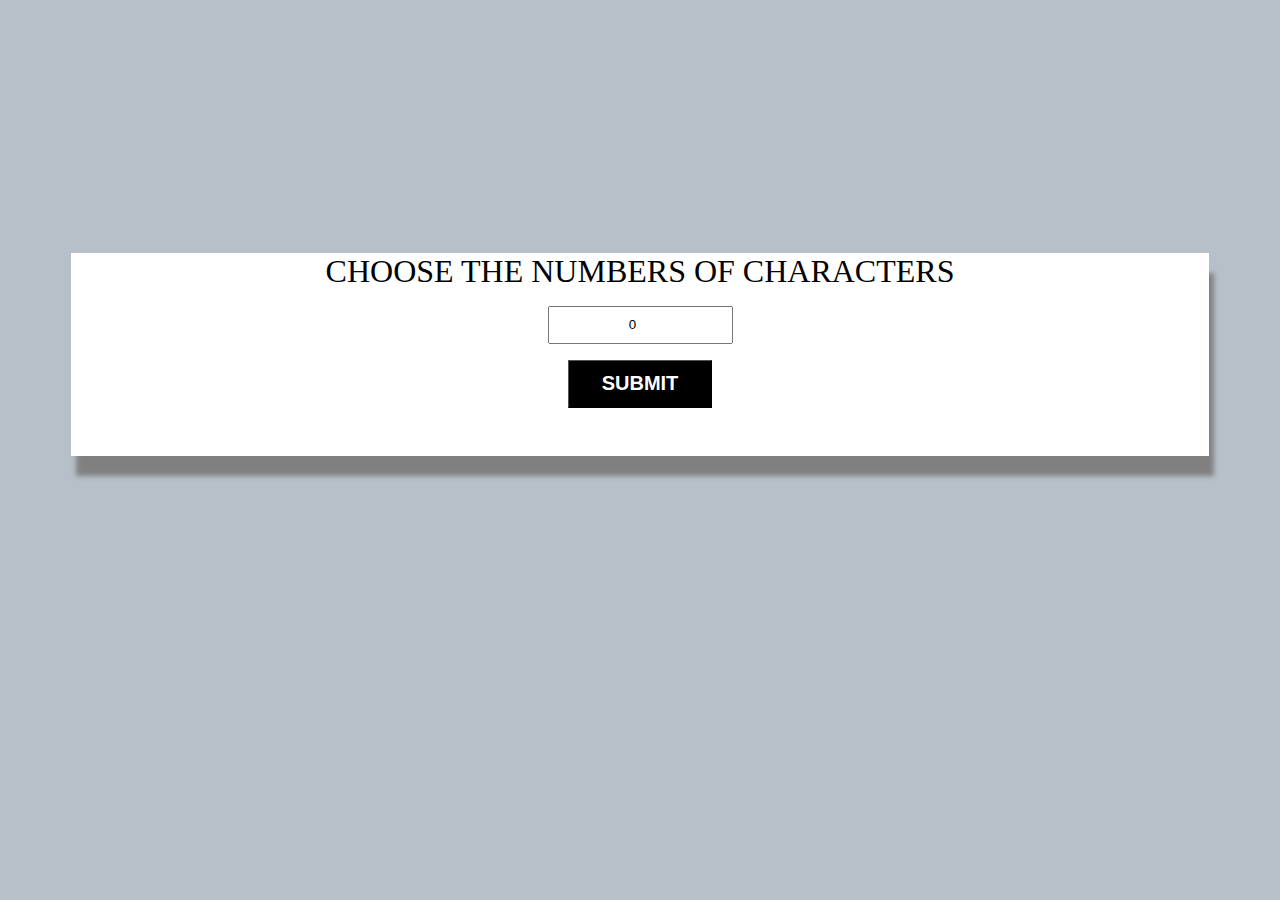
<file: Palyndrom/index.html>
<!DOCTYPE html>
<html lang="en">
  <head>
    <meta charset="UTF-8" />
    <meta http-equiv="X-UA-Compatible" content="IE=edge" />
    <meta name="viewport" content="width=device-width, initial-scale=1.0" />
    <title>Palyndrome</title>
    <link rel="stylesheet" href="styles.css" />
  </head>
  <body>
    <div class="container">
      <div class="numberOfChars">
        <div class="startingDiv" id="startingDiv">
          <span>CHOOSE THE NUMBERS OF CHARACTERS</span>
          <input
            type="number"
            name=""
            class="numberInput"
            id="numberImput"
            value="0"
          />
          <button id="startBtn">SUBMIT</button>
        </div>

        <div class="containerOfCharBoxes" id="containerOfCharBoxes"></div>
        <div class="addOneMoreChar" id="addOneMoreChar"></div>
        <div class="messageContainer" id="messageContainer"></div>
      </div>
    </div>
  </body>
</html>
<script src="index.js"></script>
</file>
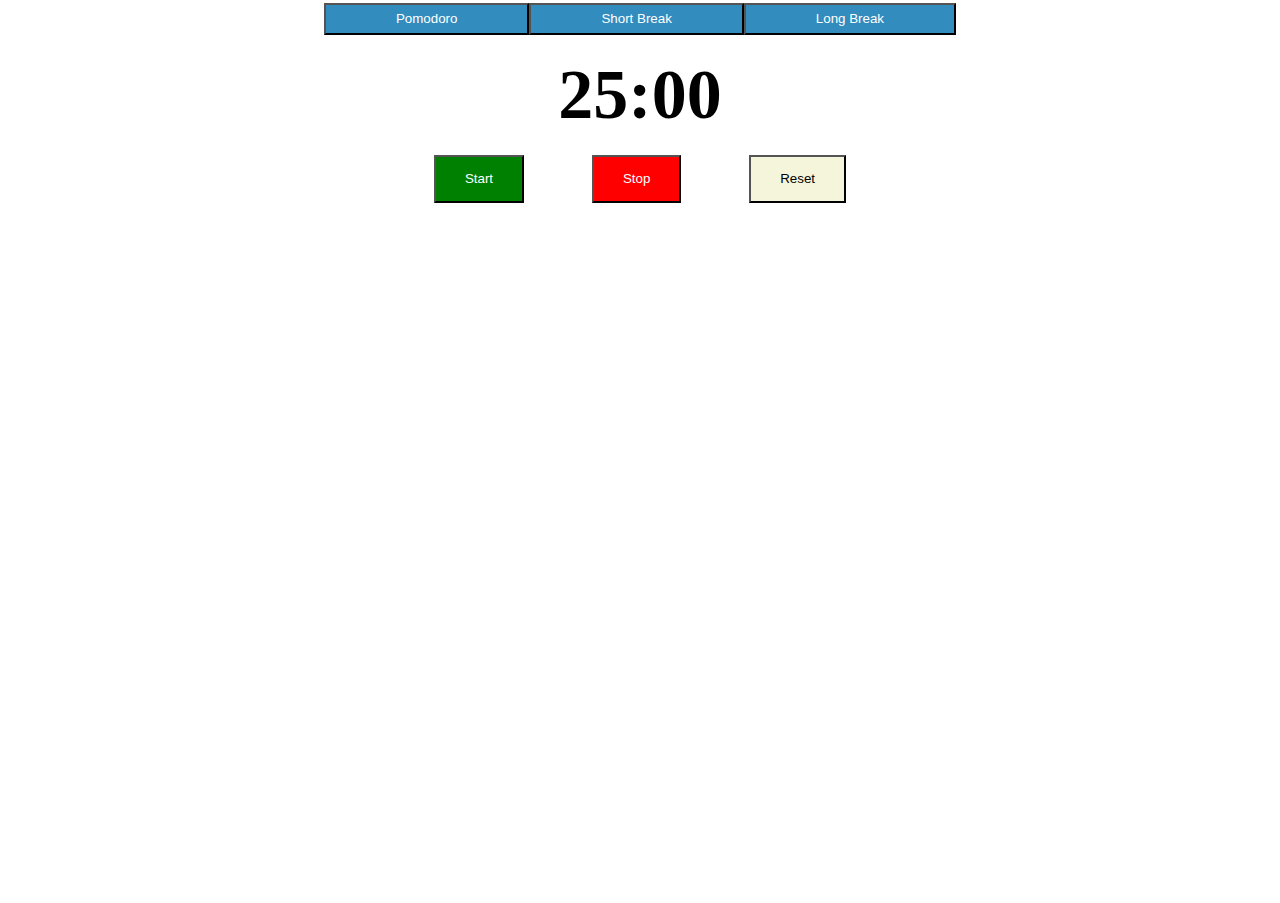
<file: pomodoro/index.html>
<!DOCTYPE html>
<html lang="en">
<head>
    <meta charset="UTF-8">
    <meta http-equiv="X-UA-Compatible" content="IE=edge">
    <meta name="viewport" content="width=device-width, initial-scale=1.0">
    <title>TomatoTimer</title>
    <link rel="stylesheet" href="./style.css">
</head>
<body>
    <header>
        <button id="pomodoro">Pomodoro</button>
        <button id="short-break">Short Break</button>
        <button id="long-break">Long Break</button>
    </header>
    <div class="timer">
        <p id="timer">25:00</p>
    </div>
    <div class="control">
        <button id="start">Start</button>
        <button id="stop">Stop</button>
        <button id="reset">Reset</button>
    </div>
    
    <script src="./app.js"></script>

</body>
</html>
</file>
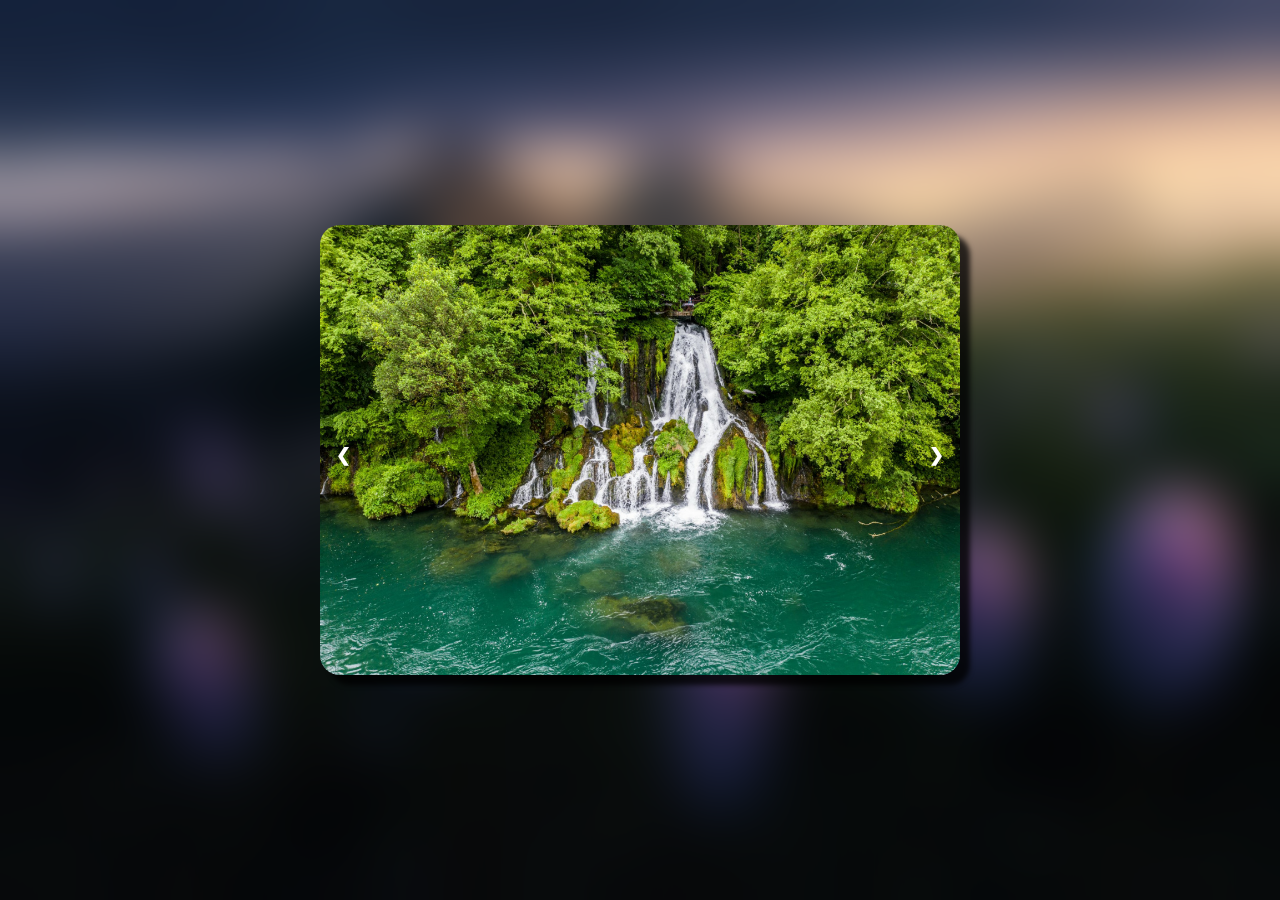
<file: Slider/index.html>
<!DOCTYPE html>
<html>
  <head>
    <meta charset="utf-8" />
    <meta name="viewport" content="width=device-width, initial-scale=1.0" />
    <title>Full Screen Slider</title>
    <link rel="stylesheet" href="styles.css" />
  </head>
  <body>
    <div class="slideshow-container" id="slideshow-container">
      <div class="close" id="close">X</div>
      <div class="mySlides fade">
        <img src="images/img.jpg" />
      </div>

      <div class="mySlides fade">
        <img src="images/img-1.jpg" />
      </div>

      <div class="mySlides fade">
        <img src="images/img-2.jpeg" sssss />
      </div>

      <div class="mySlides fade">
        <img src="images/img-3.jpeg" />
      </div>

      <div class="mySlides fade">
        <img src="images/img-4.jpg" />
      </div>

      <div class="mySlides fade">
        <img src="images/img-5.jpeg" />
      </div>

      <div class="mySlides fade">
        <img src="images/img-6.jpg" />
      </div>

      <a class="prev" onclick="plusSlides(-1)">&#10094;</a>
      <a class="next" onclick="plusSlides(1)">&#10095;</a>
    </div>
    <br />
  </body>
</html>
<script src="index.js"></script>
</file>
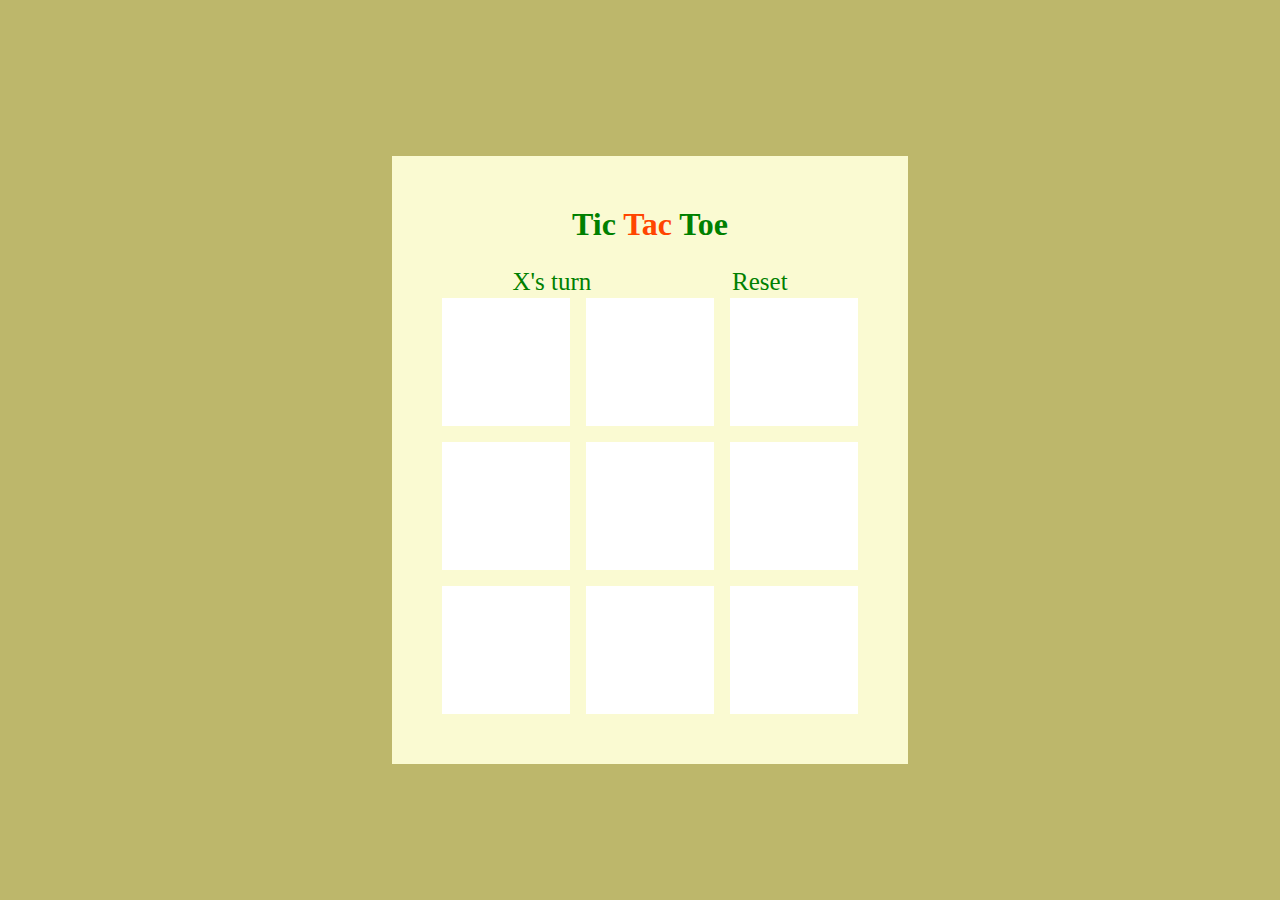
<file: Tic Tac Toe/index.html>
<!DOCTYPE html>
<html lang="en">
  <head>
    <meta charset="UTF-8" />
    <meta
      name="viewport"
      content="width=device-width, user-scalable=no, initial-scale=1.0, maximum-scale=1.0, minimum-scale=1.0"
    />
    <meta http-equiv="X-UA-Compatible" content="ie=edge" />
    <link rel="stylesheet" href="styles.css" />
    <title>Tic Tac Toe</title>
  </head>
  <body>
    <div class="container">
      <h1 class="title">Tic <span>Tac</span> Toe</h1>
      <div class="status-action">
        <div class="status" id="status">X is next</div>
        <div class="reset" id="reset">Reset</div>
      </div>
      <div class="winning-message" id="winningMessage">
        <div data-winning-message-text></div>
      </div>
      <div class="game-grid" id="game-grid">
        <div class="cell" data-cell></div>
        <div class="cell" data-cell></div>
        <div class="cell" data-cell></div>
        <div class="cell" data-cell></div>
        <div class="cell" data-cell></div>
        <div class="cell" data-cell></div>
        <div class="cell" data-cell></div>
        <div class="cell" data-cell></div>
        <div class="cell" data-cell></div>
      </div>
    </div>
  </body>
</html>
<script src="index.js"></script>
</file>
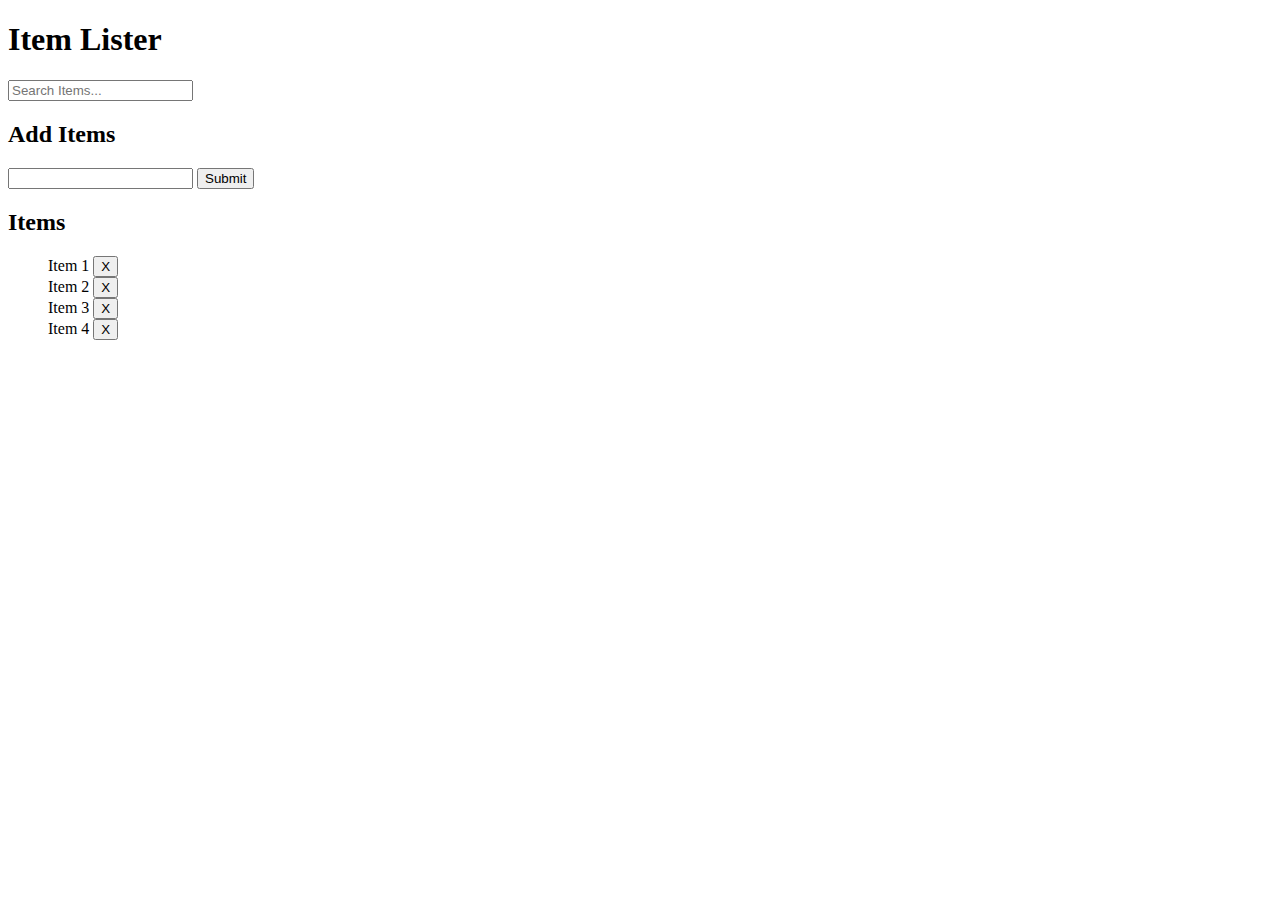
<file: todo/index.html>
<!DOCTYPE html>
<html lang="en">

<head>
    <meta charset="UTF-8">
    <meta name="viewport" content="width=device-width, initial-scale=1.0">
    <meta http-equiv="X-UA-Compatible" content="ie=edge">
    <link rel="stylesheet" href="https://maxcdn.bootstrapcdn.com/bootstrap/4.0.0-beta/css/bootstrap.min.css" integrity="sha384-/Y6pD6FV/Vv2HJnA6t+vslU6fwYXjCFtcEpHbNJ0lyAFsXTsjBbfaDjzALeQsN6M"
        crossorigin="anonymous">
    <title>Item Lister</title>
</head>

<body>
    <header id="main-header" class="bg-success text-white p-4 mb-3">
        <div class="container">
            <div class="row">
                <div class="col-md-6">
                    <h1 id="header-title">Item Lister</h1>
                </div>
                <div class="col-md-6 align-self-center">
                    <input type="text" class="form-control" id="filter" placeholder="Search Items...">
                </div>
            </div>
        </div>
    </header>
    <div class="container">
        <div id="main" class="card card-body">
            <h2 class="title">Add Items</h2>
            <form id="addForm" class="form-inline mb-3">
                <input type="text" class="form-control mr-2" id="item">
                <input type="submit" class="btn btn-dark" value="Submit">
            </form>
            <h2 class="title">Items</h2>
            <ul id="items" class="list-group">
                <li class="list-group-item">Item 1 <button class="btn btn-danger btn-sm float-right delete">X</button></li>
                <li class="list-group-item">Item 2 <button class="btn btn-danger btn-sm float-right delete">X</button></li>
                <li class="list-group-item">Item 3 <button class="btn btn-danger btn-sm float-right delete">X</button></li>
                <li class="list-group-item">Item 4 <button class="btn btn-danger btn-sm float-right delete">X</button></li>
            </ul>
        </div>
    </div>

    <script src="index.js"></script>
</body>

</html>
</file>
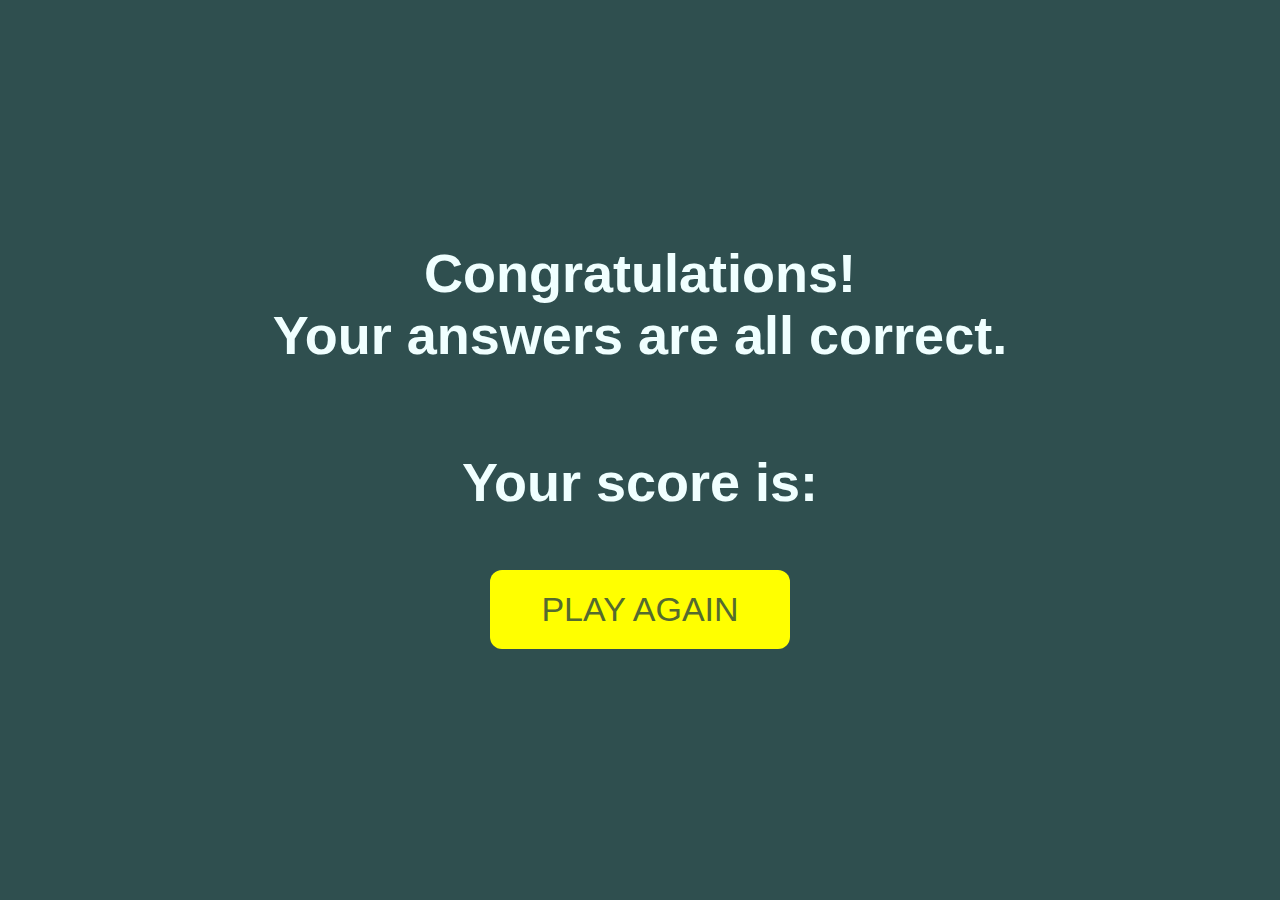
<file: Quiz/congratulations.html>
<!DOCTYPE html>
<html lang="en">
<head>
    <meta charset="UTF-8">
    <meta http-equiv="X-UA-Compatible" content="IE=edge">
    <meta name="viewport" content="width=device-width, initial-scale=1.0">
    <title>QUIZ</title>
    <link rel="stylesheet" href="home.css">
    <link rel="stylesheet" href="end.css">
</head>
<body>
    <div class="container">
        <div id="end" class="flex-center flex-column">
            <h1>Congratulations! <br> Your answers are all correct. <br><br> Your score is: <span id="finalScore">0</span></h1>
            <a href="/quiz.html" class="btn">PLAY AGAIN</a>
        </div>
    </div>
    <script src="end.js"></script>
</body>
</html>
</file>
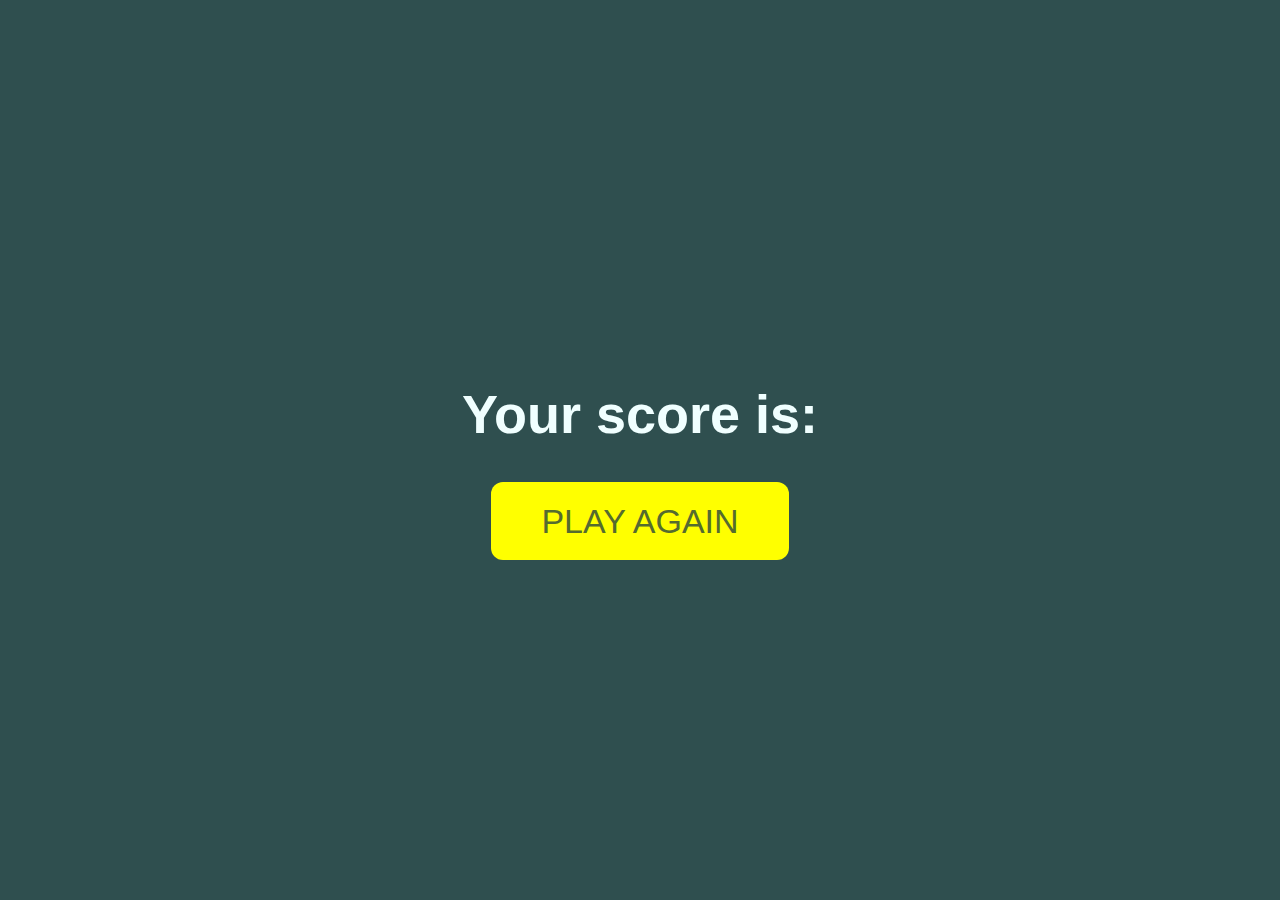
<file: Quiz/end.html>
<!DOCTYPE html>
<html lang="en">
<head>
    <meta charset="UTF-8">
    <meta http-equiv="X-UA-Compatible" content="IE=edge">
    <meta name="viewport" content="width=device-width, initial-scale=1.0">
    <title>QUIZ</title>
    <link rel="stylesheet" href="home.css">
    <link rel="stylesheet" href="end.css">
</head>
<body>
    <div class="container">
        <div id="end" class="flex-center flex column">
            <h1>Your score is: <span id="finalScore">0</span></h1>
            <a href="/quiz.html" class="btn">PLAY AGAIN</a>
        </div>
    </div>
    <script src="end.js"></script>
</body>
</html>
</file>
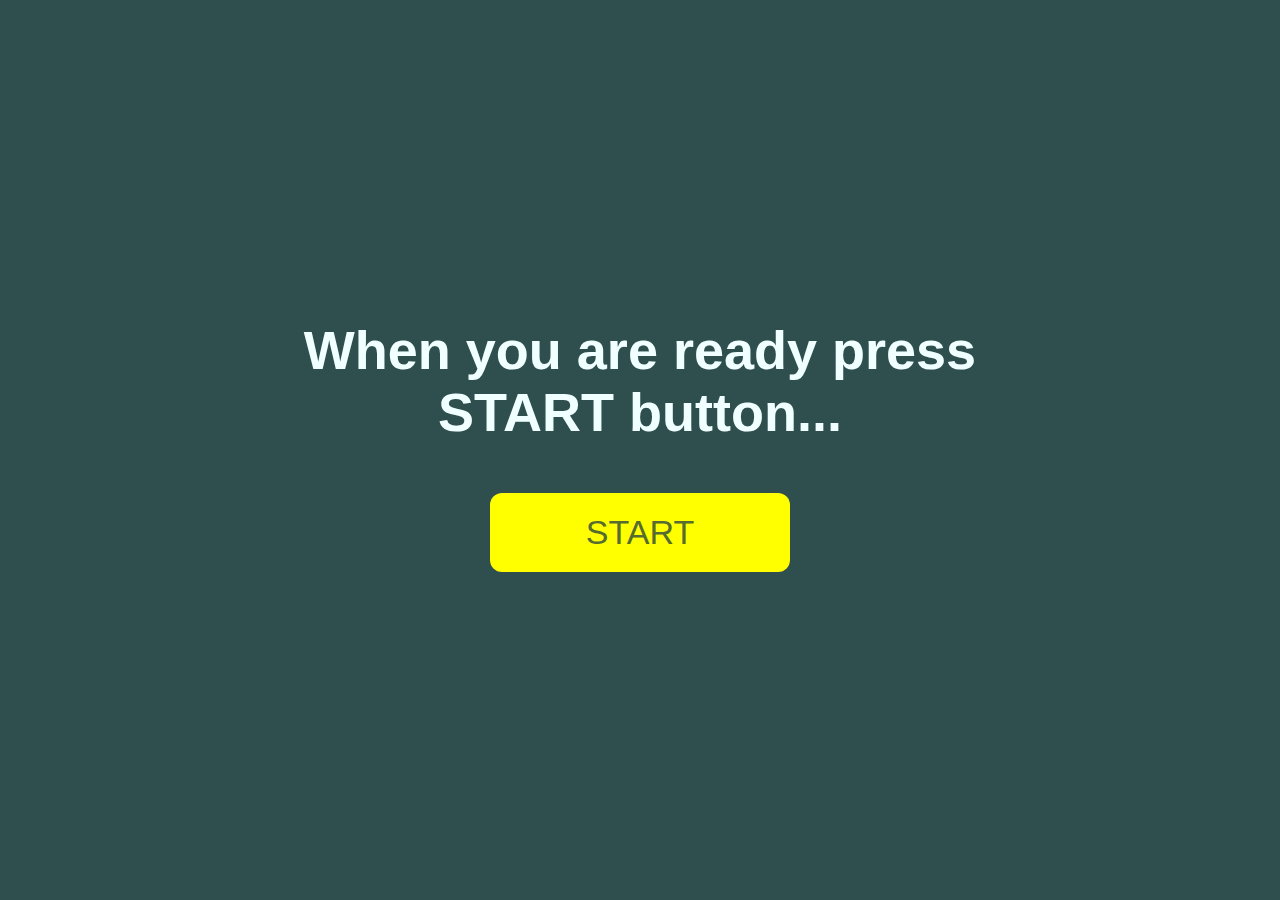
<file: Quiz/home.html>
<!DOCTYPE html>
<html lang="en">
<head>
    <meta charset="UTF-8">
    <meta http-equiv="X-UA-Compatible" content="IE=edge">
    <meta name="viewport" content="width=device-width, initial-scale=1.0">
    <title>QUIZ</title>
    <link rel="stylesheet" href="home.css">
</head>
<body>
    <div class="container">
        <div id="home" class="flex-column flex-center">
            <h1 id="center-text">When you are ready press START button...</h1>
            <a href="/quiz.html" class="btn">START</a>
        </div>
    </div>
</body>
</html>
</file>
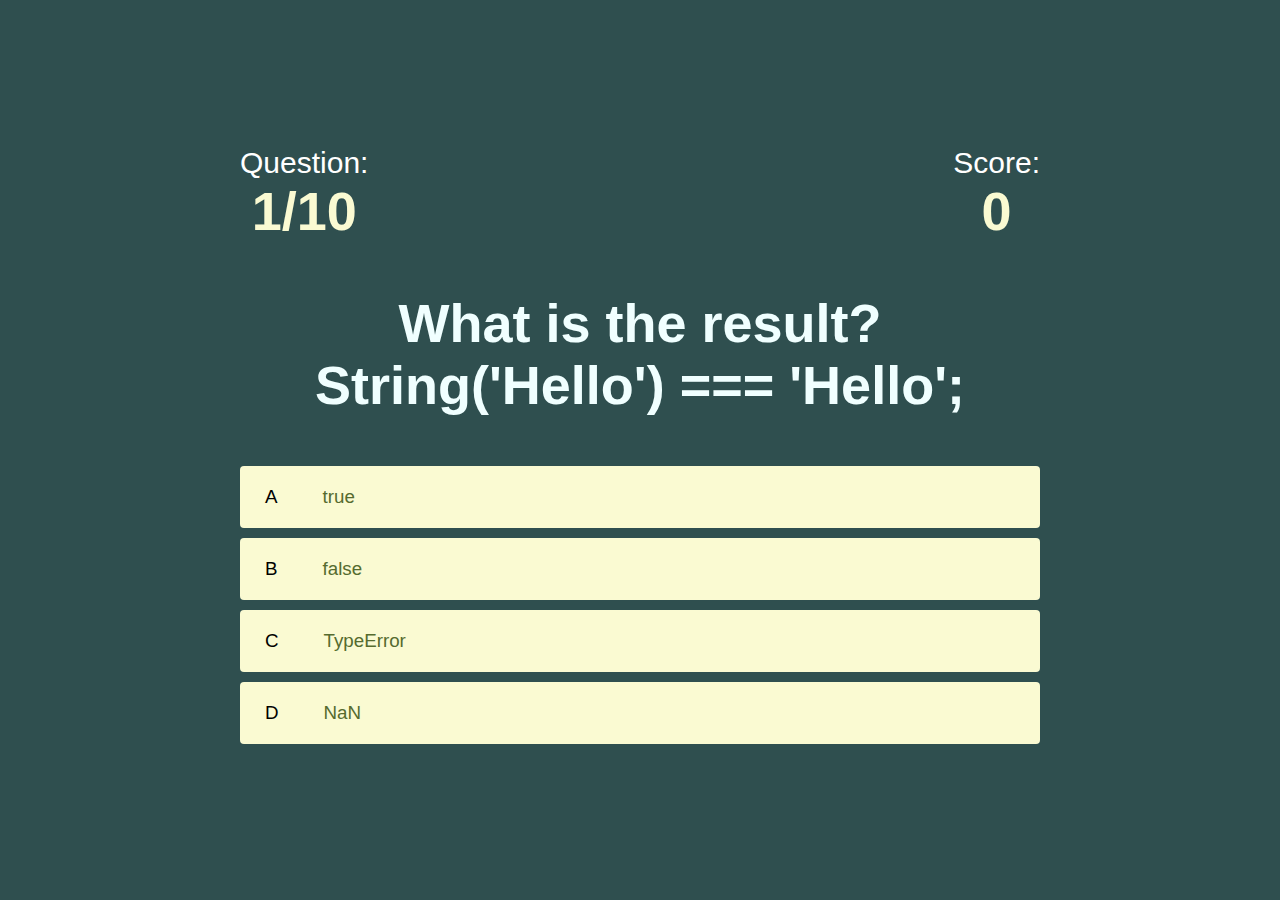
<file: Quiz/quiz.html>
<!DOCTYPE html>
<html lang="en">
<head>
    <meta charset="UTF-8">
    <meta http-equiv="X-UA-Compatible" content="IE=edge">
    <meta name="viewport" content="width=device-width, initial-scale=1.0">
    <title>QUIZ</title>
    <link rel="stylesheet" href="home.css">
    <link rel="stylesheet" href="quiz.css">
</head>
<body>
    <div class="container">
        <div id="game" class="justify-center flex-column">
            <div id="counter">
                <div class="counter-item">
                    <p id="questionCounter" class="counter-prefix">Question:</p>
                    <h1 id="questionNumber" class="counter-main-text" >1/10</h1>
                </div>
                <div class="counter-item">
                    <p class="counter-prefix">Score:</p>
                    <h1 id="score" class="counter-main-text" >0</h1>
                </div>
            </div>
            <h1 id="question">What is the answer to this question?</h1>
            <div class="answer-container">
                <p class="answer-prefix">A</p>
                <p class="answer-text" data-answer="a">Answer a</p>
            </div>
            <div class="answer-container">
                <p class="answer-prefix">B</p>
                <p class="answer-text" data-answer="b">Answer b</p>
            </div>
            <div class="answer-container">
                <p class="answer-prefix">C</p>
                <p class="answer-text" data-answer="c">Answer c</p>
            </div>
            <div class="answer-container">
                <p class="answer-prefix">D</p>
                <p class="answer-text" data-answer="d">Answer d</p>
            </div>
        </div>
    </div>
    <script src="quiz.js"></script>
</body>
</html>
</file>
<file: Palyndrom/styles.css>
@import url("https://fonts.googleapis.com/css2?family=Bangers&family=Poppins:ital@1&display=swap");
body {
  font-family: "Bangers", cursive;
  background-color: #b7c0c9;
}
.container {
  width: 90%;
  margin-left: auto;
  margin-right: auto;
  margin-top: 20%;
  background-color: white;
  font-family: "Arial narrow", cursive;
  font-size: 2rem;
  box-shadow: 5px 20px 5px 0px gray;
  -webkit-box-shadow: 5px 20px 5px 0px gray;
  -moz-box-shadow: 5px 20px 5px 0px gray;
}

.numberOfChars {
  display: flex;
  flex-direction: column;
  align-items: center;
  gap: 1rem;
}
.startingDiv {
  display: flex;
  flex-direction: column;
  align-items: center;
  gap: 1rem;
}
.numberInput {
  height: 2rem;
  text-align: center;
}
button {
  font-size: 20px;
  font-family: Arial;
  width: 9rem;
  height: 3rem;
  border-width: 1px;
  color: white;
  font-weight: bold;
  background: black;
}

button:hover {
  background: green;
}
.containerOfCharBoxes {
  display: flex;
  gap: 2rem;
  flex-wrap: wrap;
  justify-content: center;
}
.charBox {
  text-align: center;
  width: 4rem;
  height: 4rem;
  background-color: lightskyblue;
  border-radius: 0rem;
  font-family: "Bangers";
  font-size: 3rem;
}
.boxContainer {
  display: flex;
  flex-direction: column;
  justify-content: center;
  align-items: center;
  position: relative;
}
.boxContainer span {
  background-color: black;
  color: white;
  position: absolute;
  left: 50px;
  top: -10px;
  text-align: center;
  width: 2rem;
  font-size: 1.5rem;
  border-radius: 50%;
  cursor: pointer;
}
.boxContainer span:hover {
  background-color: #ff0000;
}

.message {
  width: 100%;
  height: 100%;
  display: flex;
  align-items: center;
  justify-content: center;
  height: 5rem;
  color: white;
}
.messageContainer {
  width: 100%;
  height: 100%;
}

.green {
  background-color: lightgrey;
  color: green;
  font-size: 3rem;;
}
.red {
  background-color: lightgray;
  color: red;
  font-size: 3rem;
}

@media only screen and (max-width: 600px) {
  html {
    font-size: 12px;
  }
  .container {
    width: 100%;
  }
}

@media only screen and (max-width: 400px) {
  html {
    font-size: 10px;
  }
}
</file>
<file: pomodoro/style.css>
body {
    width: 50vw;
    height: 100vh;
    background-color: white;
    margin: auto;
  }


header{
    margin-top: 3px;
    display: flex;
    justify-content: center;
    width: 100%;
}

header>button {
    padding: 1% 70px;
    margin: 0;
    text-align: center;
    white-space: nowrap;
    background-color: rgb(50, 140, 190);
    color: white;
  }
button{
    padding: 3% 6%;
}

#start {
background-color: green;
color: white;
}

#stop {
background-color: red;
color: white;
}

#reset {
background-color: beige;
}

.control {
    display: flex;
    justify-content: space-around;
    padding-left: 5rem;
    padding-right: 5rem;
    margin: auto;
  }

.control>button:hover{
    transform: scale(1.2);
}

.timer p{
    text-align: center;
    font-size: 70px;
    font-weight: bold;
    margin: 20px 0;
}

.active{
    background-color: rgb(53, 50, 247);
}
</file>
<file: Slider/styles.css>
* {
    box-sizing: border-box;
    margin: 0;
    padding: 0;
  }
  
  body {
    display: flex;
    justify-content: center;
    align-items: center;
    height: 100vh;
    background-image: url(images/img-2.jpeg);
    background-size: cover;
    background-repeat: no-repeat;
    backdrop-filter: blur(30px);
  }
  
  .close {
    position: absolute;
    top: 5px;
    right: 15px;
    font-size: 46px;
    font-weight: 600px;
    color: red;
    display: none;
    cursor: pointer;
    z-index: 100;
    opacity: 0.5;
  }
  
  .close:hover {
    opacity: 1;
  }
  .slideshow-container {
    width: 50vw;
    height: 50vh;
    position: relative;
    box-shadow: 10px 10px 5px 0px rgba(0, 0, 0, 0.75);
    -webkit-box-shadow: 10px 10px 5px 0px rgba(0, 0, 0, 0.75);
    -moz-box-shadow: 10px 10px 5px 0px rgba(0, 0, 0, 0.75);
    border-radius: 20px;
  }
  
  /* Hide the images by default */
  .mySlides {
    display: none;
    height: 100%;
    width: 100%;
    display: flex;
    align-items: center;
    justify-content: center;
    border-radius: 20px;
  }
  img {
    width: 100%;
    height: 100%;
    border-radius: 20px;
  }
  /* Next & previous buttons */
  .prev,
  .next {
    cursor: pointer;
    position: absolute;
    top: 50%;
    width: auto;
    margin-top: -22px;
    padding: 16px;
    color: white;
    font-weight: bold;
    font-size: 18px;
    transition: 0.6s ease;
    border-radius: 0 3px 3px 0;
  }
  
  /* Position the "next button" to the right */
  .next {
    right: 0;
    border-radius: 3px 0 0 3px;
  }
  
  /* On hover, add a black background color with a little bit see-through */
  .prev:hover,
  .next:hover {
    background-color: rgba(0, 0, 0, 0.8);
  }
  
  /* Fading animation */
  .fade {
    -webkit-animation-name: fade;
    -webkit-animation-duration: 1.5s;
    animation-name: fade;
    animation-duration: 1.5s;
  }
  
  @-webkit-keyframes fade {
    from {
      opacity: 0.6;
    }
    to {
      opacity: 1;
    }
  }
  
  @keyframes fade {
    from {
      opacity: 0.4;
    }
    to {
      opacity: 1;
    }
  }
</file>
<file: Tic Tac Toe/styles.css>
@import url("https://fonts.googleapis.com/css2?family=Bangers&family=Permanent+Marker&family=Poppins:ital@1&display=swap");
* {
  box-sizing: border-box;
  margin: 0;
  padding: 0;
}
html {
  font-size: 16px;
}
body {
  color: green;
  font-family: "Permanent Marker", cursive;
  display: flex;
  justify-content: center;
  background-color: darkkhaki;
}

.container {
  background:lightgoldenrodyellow;
  margin: 10px;
  padding: 50px;
  position: absolute;
  top:50%;
  left: 50%;
  transform: translate(-50%, -50%);
}

.title {
  text-align: center;
}

.title span {
  color: orangered;
}

.status-action {
  display: flex;
  margin-top: 25px;
  font-size: 25px;
  justify-content: space-around;
  height: 30px;
}

.status span {
  color: #f2ebd3;
}
[data-winning-message-text] {
  font-size: 2rem;
  text-align: center;
  color: orangered;
}
.reset {
  cursor: pointer;
  z-index: 100;
}

.reset:hover {
  color: red;
}

.game-grid {
  background: lightgoldenrodyellow;
  display: grid;
  grid-template-columns: repeat(3, 1fr);
  grid-template-rows: repeat(3, 1fr);
  grid-gap: 1rem;
}

.cell {
  background: #ffffff;
  display: flex;
  justify-content: center;
  align-items: center;
  cursor: pointer;
  height: 8rem;
  width: 8rem;
}

.x,
.o {
  cursor: default;
}

.cell.x::after {
  content: "X";
  font-size: 6rem;
}

.cell.o::after {
  content: "O";
  color: orangered;
  font-size: 6rem;
  margin-bottom: 2rem;
}

.won::after {
  color: orangered;
}
@media only screen and (max-width: 600px) {
  html {
    font-size: 12px;
  }
}

@media only screen and (max-width: 450px) {
  html {
    font-size: 8px;
  }
}
@media only screen and (min-width: 1439px) {
  html {
    font-size: 16px;
  }
}
</file>
<file: Quiz/home.css>
:root{
    background-color: darkslategray;
}

* {
    box-sizing: border-box;
    margin: 0;
    padding: 0;
    font-size: 62.5%;
    font-family: Arial, Helvetica, sans-serif;
}

h1 {
    font-size: 5.4rem;
    color:azure;
    margin-bottom: 5rem;
}

h2 {
    font-size: 4.2rem;
    margin-bottom: 4rem;
}

.container {
    width: 100vw;
    height: 100vh;
    display:flex;
    justify-content: center;
    align-items: center;
    max-width: 80rem;
    margin: 0 auto;
    padding: 2rem;
}

.flex-column {
    display: flex;
    flex-direction: column;
}

.flex-center {
    justify-content: center;
    align-items: center;
}

.text-center {
    text-align: center;
}

.hidden {
    display: none;
}

.btn {
    font-size: 3.4rem;
    padding: 2rem 0;
    width: 30rem;
    text-align: center;
    margin-bottom: 1rem;
    text-decoration: none;
    color: darkolivegreen;
    background: linear-gradient(90deg, yellow 0%, yellow 100%);
    border-radius: 12px;
}

.btn:hover {
    cursor: pointer;
    box-shadow: 0 0.4rem 1.4rem 0 darkkhaki;
    transition: transform 150ms;
    transform: scale(1.03);
}

.btn[disabled]:hover {
    cursor: not-allowed;
    box-shadow: none;
    transform: none;
}

#center-text {
    text-align: center;
}
</file>
<file: Quiz/end.css>
.btn {
    font-size: 3.4rem;
    padding: 2rem 5rem;
    justify-content: center;
    align-items: center;
    
}

#finalScore {
    justify-content: center;
    align-items: center;
    text-align: center;
    font-size: 8rem;
    color: yellow;
}

#end{
    justify-content: center;
    align-items: center;
    text-align: center;
}
</file>
<file: Quiz/quiz.css>
body {
    background-color: darkslategray;
    color: #fff;
}

.answer-container {
    display: flex;
    margin-bottom:1rem;
    width: 100%;
    border-radius: 4px;
    background: lightgoldenrodyellow;
    color: darkolivegreen;
    font-size: 3rem;
    min-width: 80rem;
}

.answer-container:hover {
    cursor: pointer;
    box-shadow: 0 0.4rem 1.4rem 0 lightgoldenrodyellow;
    transform: scale(1.02);
    transition: transform 100ms;
}

.answer-prefix {
    padding: 2rem 2.5rem;
    color: black;
}

.answer-text {
    padding: 2rem;
    width: 100%;
}

.correct {
    background: linear-gradient(32deg, rgb(111, 201, 111) 0%, rgb(77, 207, 77) 100%);
}

.incorrect {
    background: linear-gradient(32deg, rgb(197, 134, 105) 0%, rgb(219, 121, 76) 100%);
}

#counter {
    display: flex;
    justify-content: space-between;
}

.counter-prefix {
    text-align: center;
    font-size: 3rem;
}

.counter-main-text {
    text-align: center;
    color: lightgoldenrodyellow;
}

#question {
    text-align: center;
}

@media screen and (max-width: 768px) {
    .answer-container {
        min-width: 40rem;
    }
}
</file>
